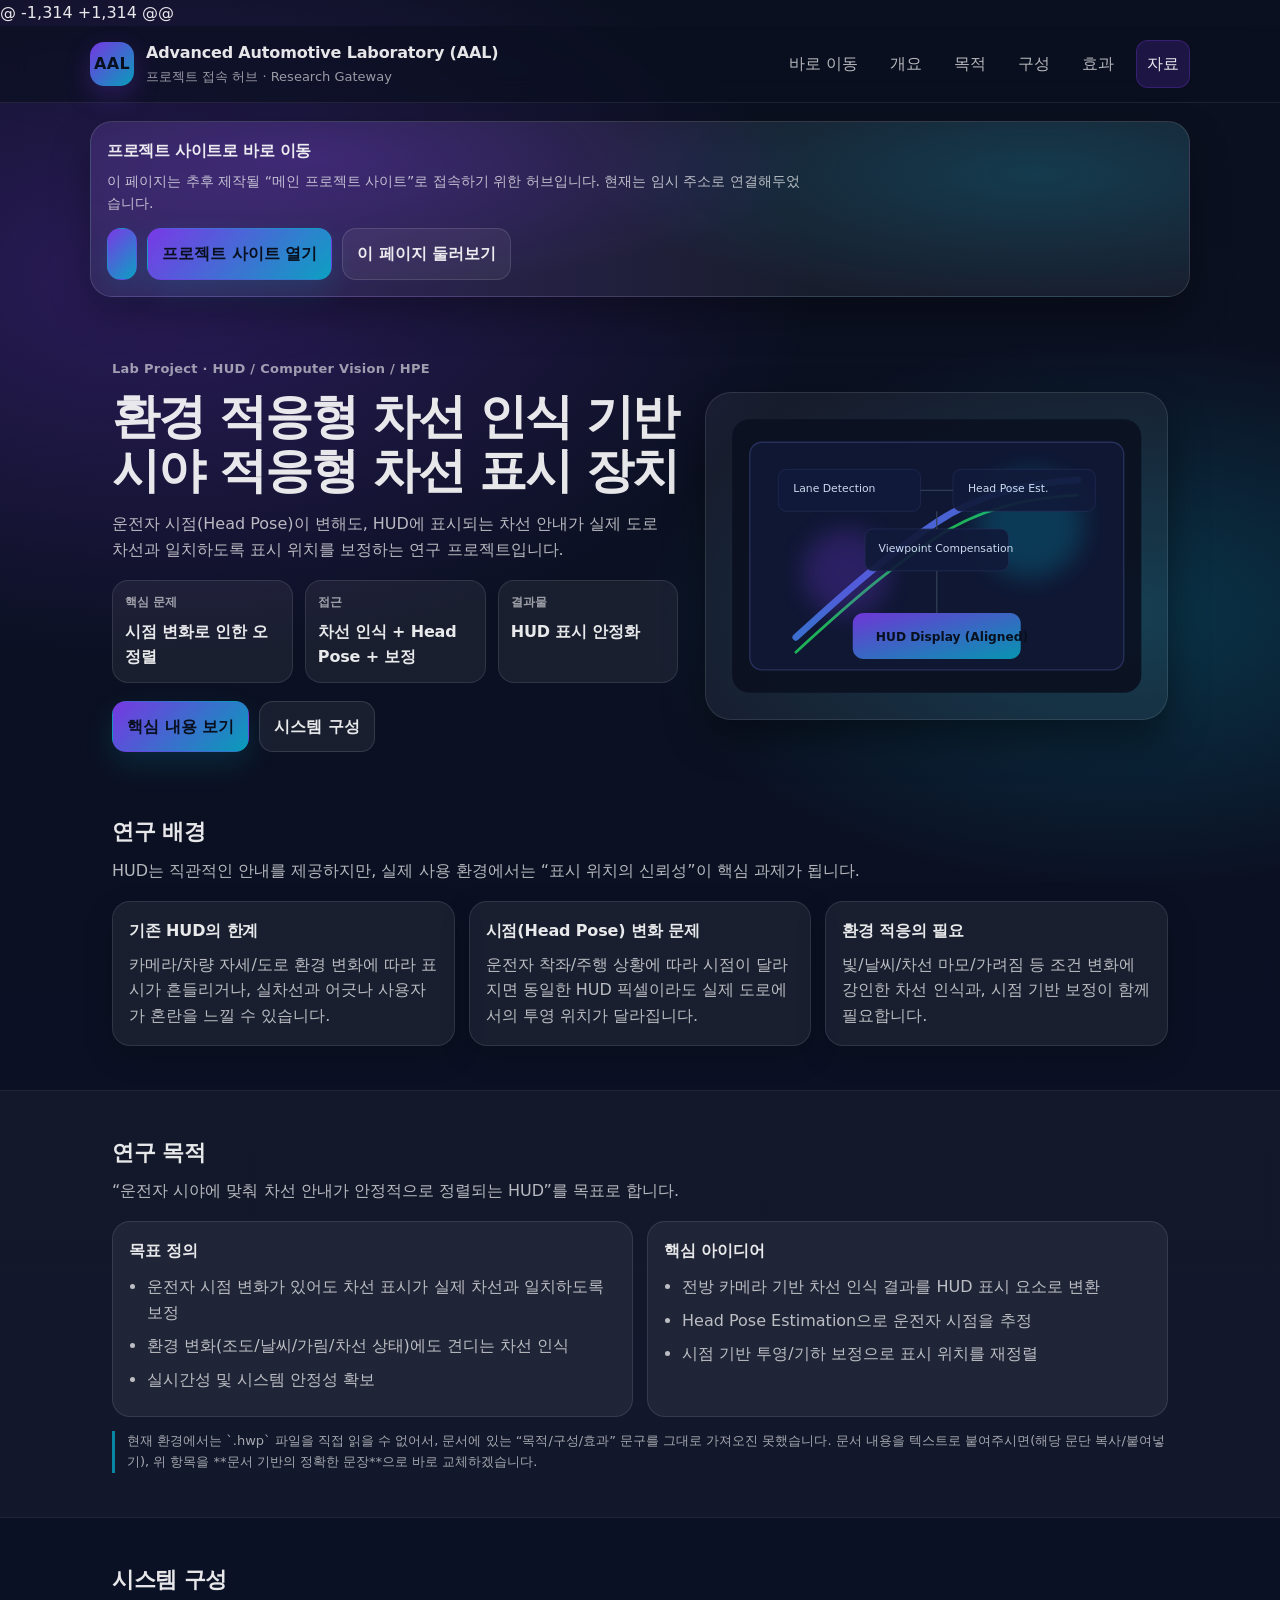
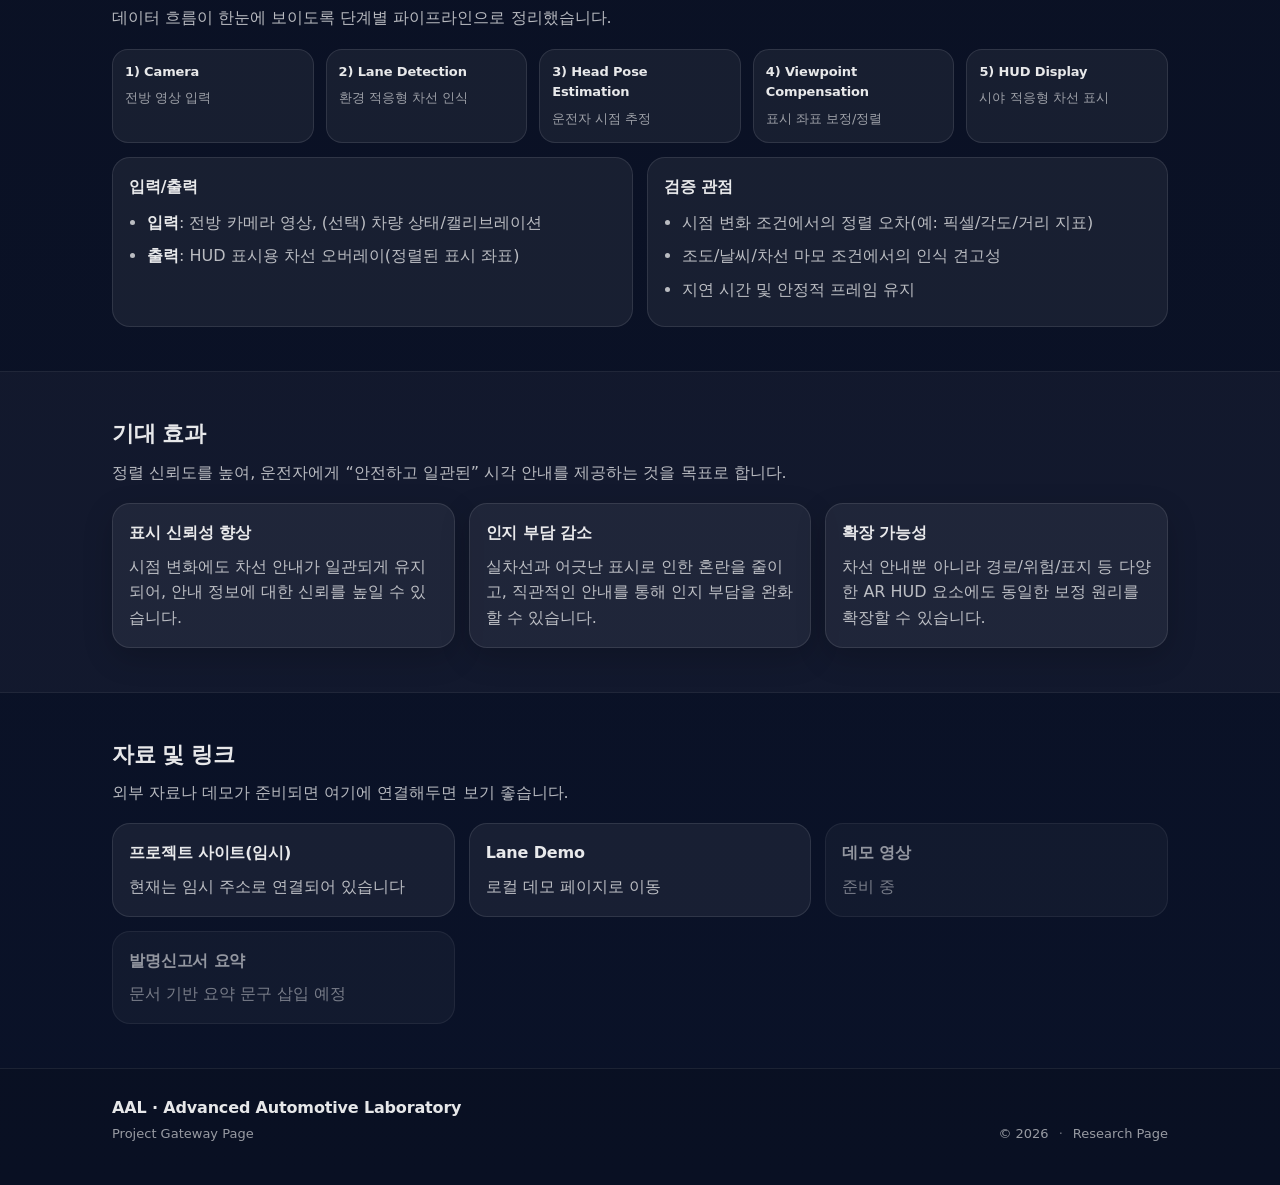
<file: index.html>
@ -1,314 +1,314 @@
<!DOCTYPE html>
<html lang="ko">
<head>
	<meta charset="UTF-8" />
	<meta name="viewport" content="width=device-width, initial-scale=1" />
	<meta name="color-scheme" content="light" />
	<meta name="description" content="환경 적응형 차선 인식 기반, 운전자 시야에 맞춰 HUD 차선 표시를 보정하는 연구 프로젝트 소개." />
	<title>AAL | 시야 적응형 차선 표시 HUD</title>
	<link rel="stylesheet" href="./main.css" />
</head>
<body>
	<a class="skip-link" href="#main">본문 바로가기</a>

	<header class="site-header">
		<div class="wrap header-inner">
			<div class="brand">
				<div class="brand-mark" aria-hidden="true">AAL</div>
				<div class="brand-text">
					<div class="brand-title">Advanced Automotive Laboratory (AAL)</div>
					<div class="brand-subtitle">프로젝트 접속 허브 · Research Gateway</div>
				</div>
			</div>

			<nav class="nav" aria-label="주요 메뉴">
				<a href="#jump">바로 이동</a>
				<a href="#overview">개요</a>
				<a href="#objective">목적</a>
				<a href="#architecture">구성</a>
				<a href="#effects">효과</a>
				<a class="nav-cta" href="#links">자료</a>
			</nav>
		</div>
	</header>

	<main id="main">
		<section class="jump" id="jump" aria-label="프로젝트 사이트로 바로 이동">
			<div class="wrap jump-inner">
				<div class="jump-copy">
					<div class="jump-title">프로젝트 사이트로 바로 이동</div>
					<div class="jump-desc">
						이 페이지는 추후 제작될 “메인 프로젝트 사이트”로 접속하기 위한 허브입니다.
						현재는 임시 주소로 연결해두었습니다.
					</div>
				</div>
				<div class="jump-actions">
					<a class="btn btn-primary" href="https://me.mju.ac.kr/me/index.do" target="_blank" rel="noreferrer">
					<a class="btn btn-primary" href="./lane_demo.html">
						프로젝트 사이트 열기
					</a>
					<a class="btn btn-ghost" href="#overview">이 페이지 둘러보기</a>
				</div>
			</div>
		</section>

		<section class="hero" id="overview">
			<div class="wrap hero-grid">
				<div class="hero-copy">
					<p class="eyebrow">Lab Project · HUD / Computer Vision / HPE</p>
					<h1>환경 적응형 차선 인식 기반<br />시야 적응형 차선 표시 장치</h1>
					<p class="lead">
						운전자 시점(Head Pose)이 변해도, HUD에 표시되는 차선 안내가 실제 도로 차선과 일치하도록
						표시 위치를 보정하는 연구 프로젝트입니다.
					</p>

					<div class="hero-metrics" role="list">
						<div class="metric" role="listitem">
							<div class="metric-k">핵심 문제</div>
							<div class="metric-v">시점 변화로 인한 오정렬</div>
						</div>
						<div class="metric" role="listitem">
							<div class="metric-k">접근</div>
							<div class="metric-v">차선 인식 + Head Pose + 보정</div>
						</div>
						<div class="metric" role="listitem">
							<div class="metric-k">결과물</div>
							<div class="metric-v">HUD 표시 안정화</div>
						</div>
					</div>

					<div class="hero-actions">
						<a class="btn btn-primary" href="#objective">핵심 내용 보기</a>
						<a class="btn btn-ghost" href="#architecture">시스템 구성</a>
					</div>
				</div>

				<div class="hero-visual" aria-hidden="true">
					<svg class="hero-svg" viewBox="0 0 640 440" xmlns="http://www.w3.org/2000/svg">
						<defs>
							<linearGradient id="g" x1="0" y1="0" x2="1" y2="1">
								<stop offset="0" stop-color="#7c3aed" stop-opacity="0.95" />
								<stop offset="1" stop-color="#06b6d4" stop-opacity="0.85" />
							</linearGradient>
							<filter id="blur" x="-20%" y="-20%" width="140%" height="140%">
								<feGaussianBlur stdDeviation="18" />
							</filter>
						</defs>

						<rect x="18" y="18" width="604" height="404" rx="26" fill="#0b1020" opacity="0.9" />
						<rect x="44" y="52" width="552" height="336" rx="18" fill="#0f1733" stroke="#27305a" stroke-width="2" />

						<path d="M112 340 C 210 250, 260 210, 320 170 C 380 130, 448 112, 528 108"
							  stroke="url(#g)" stroke-width="10" fill="none" stroke-linecap="round" />
						<path d="M112 362 C 210 272, 260 232, 320 192 C 380 152, 448 134, 528 130"
							  stroke="#22c55e" stroke-width="4" fill="none" stroke-linecap="round" opacity="0.9" />

						<circle cx="186" cy="244" r="64" fill="#7c3aed" opacity="0.25" filter="url(#blur)" />
						<circle cx="458" cy="174" r="78" fill="#06b6d4" opacity="0.22" filter="url(#blur)" />

						<g opacity="0.92">
							<rect x="86" y="92" width="210" height="62" rx="12" fill="#111a3a" stroke="#26305d" />
							<text x="108" y="126" fill="#dbeafe" font-size="16" font-family="ui-sans-serif, system-ui">
								Lane Detection
							</text>

							<rect x="344" y="92" width="210" height="62" rx="12" fill="#111a3a" stroke="#26305d" />
							<text x="366" y="126" fill="#dbeafe" font-size="16" font-family="ui-sans-serif, system-ui">
								Head Pose Est.
							</text>

							<rect x="214" y="180" width="212" height="62" rx="12" fill="#111a3a" stroke="#26305d" />
							<text x="234" y="214" fill="#dbeafe" font-size="16" font-family="ui-sans-serif, system-ui">
								Viewpoint Compensation
							</text>
						</g>

						<g stroke="#334155" stroke-width="2" opacity="0.9">
							<line x1="296" y1="123" x2="344" y2="123" />
							<line x1="320" y1="154" x2="320" y2="180" />
							<line x1="320" y1="242" x2="320" y2="304" />
						</g>

						<rect x="196" y="304" width="248" height="68" rx="16" fill="url(#g)" opacity="0.92" />
						<text x="230" y="346" fill="#08101f" font-size="18" font-weight="700" font-family="ui-sans-serif, system-ui">
							HUD Display (Aligned)
						</text>
					</svg>
				</div>
			</div>
		</section>

		<section class="section">
			<div class="wrap">
				<div class="section-head">
					<h2>연구 배경</h2>
					<p>HUD는 직관적인 안내를 제공하지만, 실제 사용 환경에서는 “표시 위치의 신뢰성”이 핵심 과제가 됩니다.</p>
				</div>

				<div class="cards">
					<article class="card">
						<h3>기존 HUD의 한계</h3>
						<p>카메라/차량 자세/도로 환경 변화에 따라 표시가 흔들리거나, 실차선과 어긋나 사용자가 혼란을 느낄 수 있습니다.</p>
					</article>
					<article class="card">
						<h3>시점(Head Pose) 변화 문제</h3>
						<p>운전자 착좌/주행 상황에 따라 시점이 달라지면 동일한 HUD 픽셀이라도 실제 도로에서의 투영 위치가 달라집니다.</p>
					</article>
					<article class="card">
						<h3>환경 적응의 필요</h3>
						<p>빛/날씨/차선 마모/가려짐 등 조건 변화에 강인한 차선 인식과, 시점 기반 보정이 함께 필요합니다.</p>
					</article>
				</div>
			</div>
		</section>

		<section class="section section-alt" id="objective">
			<div class="wrap">
				<div class="section-head">
					<h2>연구 목적</h2>
					<p>“운전자 시야에 맞춰 차선 안내가 안정적으로 정렬되는 HUD”를 목표로 합니다.</p>
				</div>

				<div class="grid-2">
					<div class="panel">
						<h3>목표 정의</h3>
						<ul class="list">
							<li>운전자 시점 변화가 있어도 차선 표시가 실제 차선과 일치하도록 보정</li>
							<li>환경 변화(조도/날씨/가림/차선 상태)에도 견디는 차선 인식</li>
							<li>실시간성 및 시스템 안정성 확보</li>
						</ul>
					</div>
					<div class="panel">
						<h3>핵심 아이디어</h3>
						<ul class="list">
							<li>전방 카메라 기반 차선 인식 결과를 HUD 표시 요소로 변환</li>
							<li>Head Pose Estimation으로 운전자 시점을 추정</li>
							<li>시점 기반 투영/기하 보정으로 표시 위치를 재정렬</li>
						</ul>
					</div>
				</div>

				<p class="note">
					현재 환경에서는 `.hwp` 파일을 직접 읽을 수 없어서, 문서에 있는 “목적/구성/효과” 문구를 그대로 가져오진 못했습니다.
					문서 내용을 텍스트로 붙여주시면(해당 문단 복사/붙여넣기), 위 항목을 **문서 기반의 정확한 문장**으로 바로 교체하겠습니다.
				</p>
			</div>
		</section>

		<section class="section" id="architecture">
			<div class="wrap">
				<div class="section-head">
					<h2>시스템 구성</h2>
					<p>데이터 흐름이 한눈에 보이도록 단계별 파이프라인으로 정리했습니다.</p>
				</div>

				<div class="pipeline" role="list">
					<div class="step" role="listitem">
						<div class="step-title">1) Camera</div>
						<div class="step-desc">전방 영상 입력</div>
					</div>
					<div class="step" role="listitem">
						<div class="step-title">2) Lane Detection</div>
						<div class="step-desc">환경 적응형 차선 인식</div>
					</div>
					<div class="step" role="listitem">
						<div class="step-title">3) Head Pose Estimation</div>
						<div class="step-desc">운전자 시점 추정</div>
					</div>
					<div class="step" role="listitem">
						<div class="step-title">4) Viewpoint Compensation</div>
						<div class="step-desc">표시 좌표 보정/정렬</div>
					</div>
					<div class="step" role="listitem">
						<div class="step-title">5) HUD Display</div>
						<div class="step-desc">시야 적응형 차선 표시</div>
					</div>
				</div>

				<div class="grid-2">
					<div class="panel">
						<h3>입력/출력</h3>
						<ul class="list">
							<li><b>입력</b>: 전방 카메라 영상, (선택) 차량 상태/캘리브레이션</li>
							<li><b>출력</b>: HUD 표시용 차선 오버레이(정렬된 표시 좌표)</li>
						</ul>
					</div>
					<div class="panel">
						<h3>검증 관점</h3>
						<ul class="list">
							<li>시점 변화 조건에서의 정렬 오차(예: 픽셀/각도/거리 지표)</li>
							<li>조도/날씨/차선 마모 조건에서의 인식 견고성</li>
							<li>지연 시간 및 안정적 프레임 유지</li>
						</ul>
					</div>
				</div>
			</div>
		</section>

		<section class="section section-alt" id="effects">
			<div class="wrap">
				<div class="section-head">
					<h2>기대 효과</h2>
					<p>정렬 신뢰도를 높여, 운전자에게 “안전하고 일관된” 시각 안내를 제공하는 것을 목표로 합니다.</p>
				</div>

				<div class="cards">
					<article class="card">
						<h3>표시 신뢰성 향상</h3>
						<p>시점 변화에도 차선 안내가 일관되게 유지되어, 안내 정보에 대한 신뢰를 높일 수 있습니다.</p>
					</article>
					<article class="card">
						<h3>인지 부담 감소</h3>
						<p>실차선과 어긋난 표시로 인한 혼란을 줄이고, 직관적인 안내를 통해 인지 부담을 완화할 수 있습니다.</p>
					</article>
					<article class="card">
						<h3>확장 가능성</h3>
						<p>차선 안내뿐 아니라 경로/위험/표지 등 다양한 AR HUD 요소에도 동일한 보정 원리를 확장할 수 있습니다.</p>
					</article>
				</div>
			</div>
		</section>

		<section class="section" id="links">
			<div class="wrap">
				<div class="section-head">
					<h2>자료 및 링크</h2>
					<p>외부 자료나 데모가 준비되면 여기에 연결해두면 보기 좋습니다.</p>
				</div>

				<div class="link-grid">
					<a class="link-card" href="https://me.mju.ac.kr/me/index.do" target="_blank" rel="noreferrer">
						<div class="link-title">프로젝트 사이트(임시)</div>
						<div class="link-desc">현재는 임시 주소로 연결되어 있습니다</div>
					<a class="link-card" href="./lane_demo.html">
						<div class="link-title">Lane Demo</div>
						<div class="link-desc">로컬 데모 페이지로 이동</div>
					</a>
					<div class="link-card is-disabled" aria-disabled="true">
						<div class="link-title">데모 영상</div>
						<div class="link-desc">준비 중</div>
					</div>
					<div class="link-card is-disabled" aria-disabled="true">
						<div class="link-title">발명신고서 요약</div>
						<div class="link-desc">문서 기반 요약 문구 삽입 예정</div>
					</div>
				</div>
			</div>
		</section>
	</main>

	<footer class="site-footer">
		<div class="wrap footer-inner">
			<div>
				<div class="footer-title">AAL · Advanced Automotive Laboratory</div>
				<div class="footer-sub">Project Gateway Page</div>
			</div>
			<div class="footer-meta">
				<span>© <span id="year"></span></span>
				<span class="dot" aria-hidden="true">·</span>
				<span>Research Page</span>
			</div>
		</div>
	</footer>

	<script>
		document.getElementById('year').textContent = String(new Date().getFullYear());
	</script>
</body>
</html>
</file>
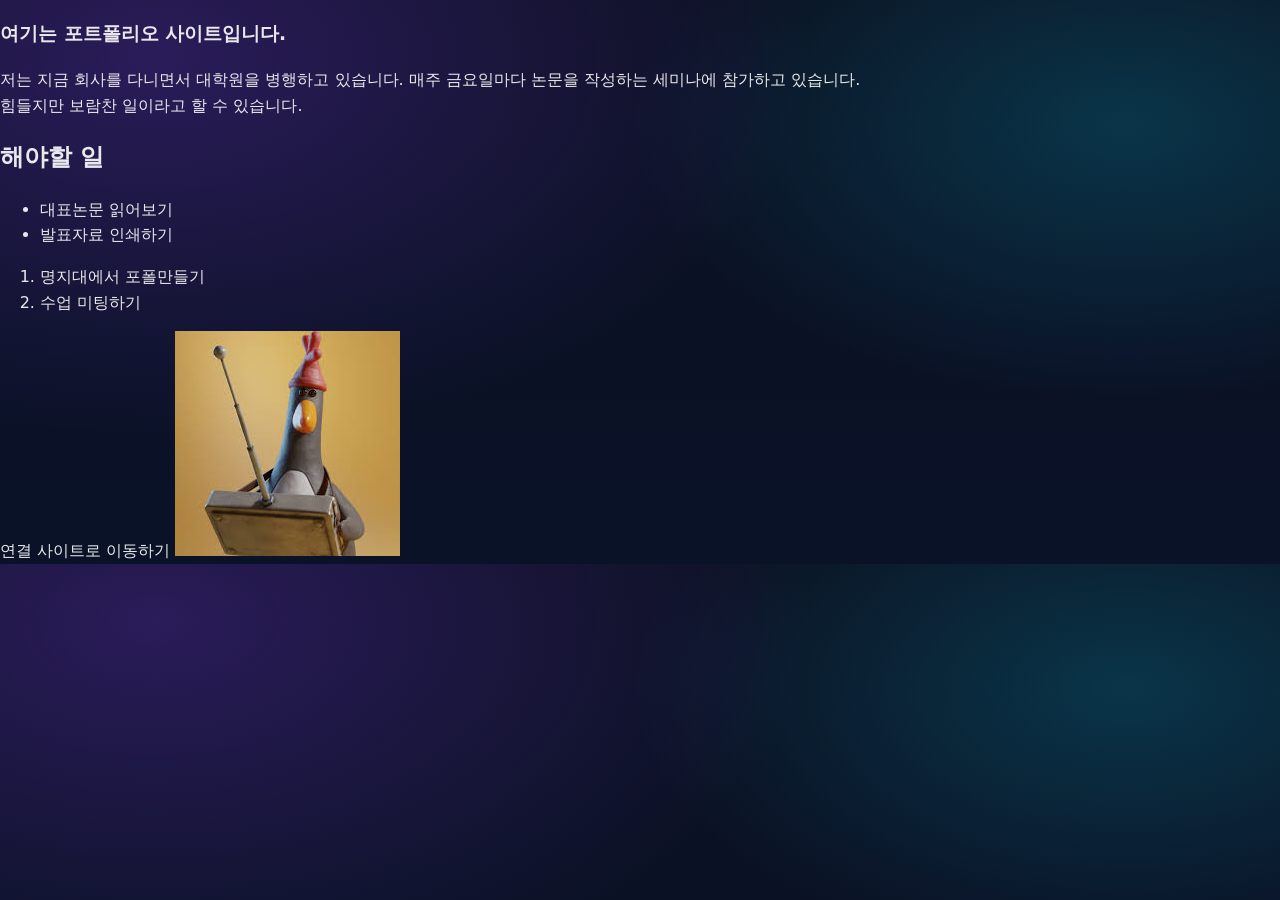
<file: index.html.html>
<!DOCTYPE html>
<html lang='ko'>
<head>
	<meta charset='UTF-8'>
	<title>박정은의 포트폴리오</title>
	<link rel='stylesheet' href='./main.css' > 
</head>
<body>
	<div class='container'>
	<h3>여기는 포트폴리오 사이트입니다.</h3>	
	<p> 저는 지금 회사를 다니면서 대학원을 병행하고 있습니다. 매주 금요일마다 논문을 작성하는 세미나에 참가하고 있습니다. <br>
	힘들지만 보람찬 일이라고 할 수 있습니다.</p>
	</div>

	<div>
	<h2>해야할 일</h2>
	<ul>
		<li>대표논문 읽어보기</li>
		<li>발표자료 인쇄하기</li>
	</ul>
	<ol>
		<li>명지대에서 포폴만들기</li>
		<li>수업 미팅하기</li>
	</ol>
	</div>

	<div>
	<a href='https://www.naver.com/'> 연결 사이트로 이동하기 </a>

	<img src='./image/profile.jpg'  alt='대표이미지사진'>
	</div>

</body>
</file>
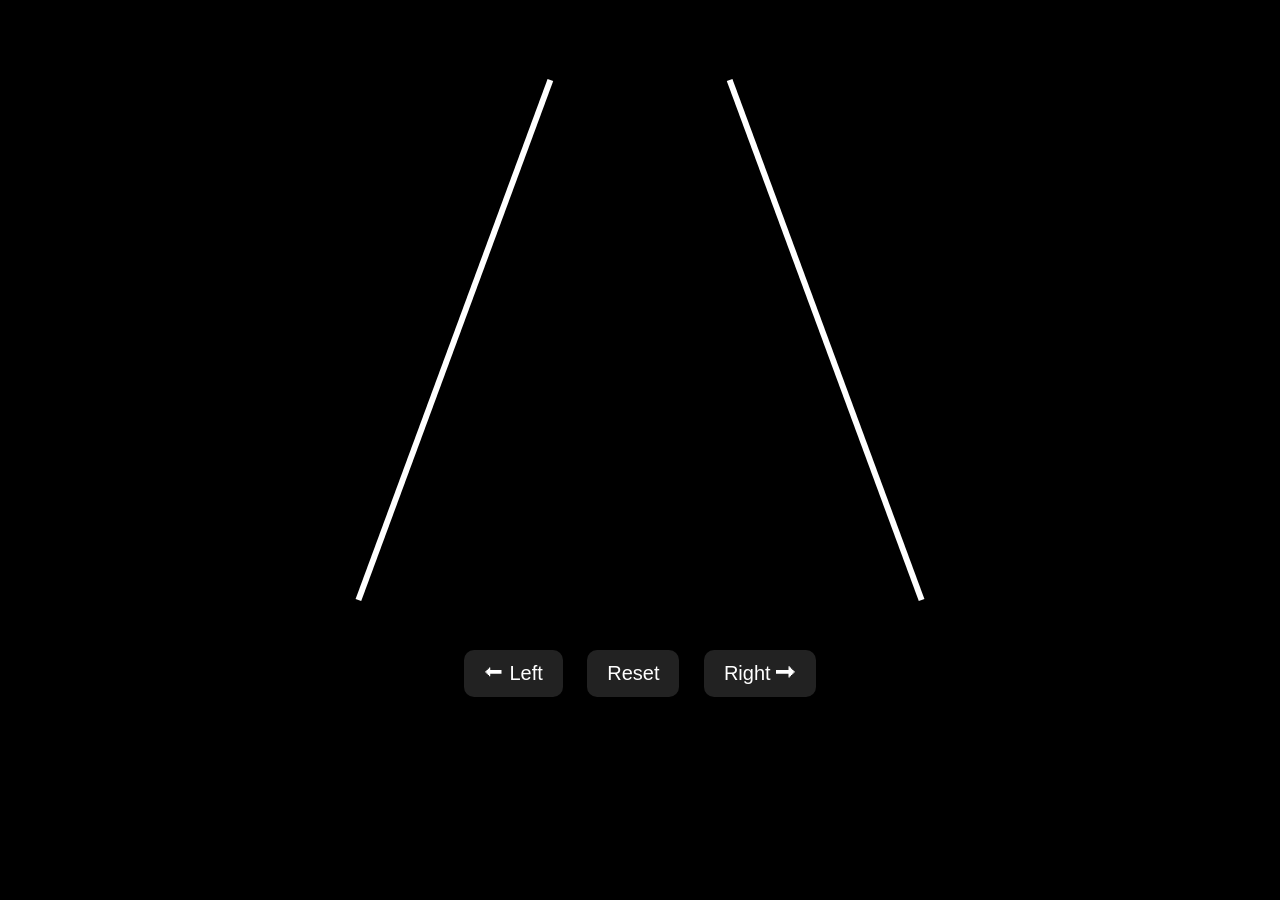
<file: lane_demo.html>
<!DOCTYPE html>
<html lang="ko">
<head>
  <meta charset="utf-8">
  <meta name="viewport" content="width=device-width, initial-scale=1.0">
  <title>Lane Demo</title>
  <style>
    body {
      margin: 0;
      background: black;
      color: white;
      text-align: center;
      font-family: Arial, sans-serif;
    }

    canvas {
      display: block;
      margin: 0 auto;
      background: black;
      width: 100vw;
      height: 70vh;
    }

    .controls {
      margin-top: 20px;
    }

    button {
      font-size: 20px;
      padding: 12px 20px;
      margin: 0 10px;
      border: none;
      border-radius: 10px;
      background: #222;
      color: white;
    }
  </style>
</head>
<body>
  <canvas id="canvas"></canvas>

  <div class="controls">
    <button onclick="moveLeft()">⬅ Left</button>
    <button onclick="resetLane()">Reset</button>
    <button onclick="moveRight()">Right ➡</button>
  </div>

  <script>
    const canvas = document.getElementById("canvas");
    const ctx = canvas.getContext("2d");

    let W, H;
    let topShift = 0;
    const step = 18;
    const maxShift = 180;

    function resizeCanvas() {
      W = canvas.width = window.innerWidth;
      H = canvas.height = Math.floor(window.innerHeight * 0.7);
      drawLane();
    }

    function drawLane() {
      ctx.clearRect(0, 0, W, H);

      const bottomY = H - 30;
      const topY = 80;

      const leftBottomX = W * 0.28;
      const rightBottomX = W * 0.72;

      const leftTopBase = W * 0.43;
      const rightTopBase = W * 0.57;

      const leftTopX = leftTopBase + topShift;
      const rightTopX = rightTopBase + topShift;

      ctx.strokeStyle = "white";
      ctx.lineWidth = 6;

      ctx.beginPath();
      ctx.moveTo(leftBottomX, bottomY);
      ctx.lineTo(leftTopX, topY);
      ctx.stroke();

      ctx.beginPath();
      ctx.moveTo(rightBottomX, bottomY);
      ctx.lineTo(rightTopX, topY);
      ctx.stroke();
    }

    function moveLeft() {
      topShift = Math.max(topShift - step, -maxShift);
      drawLane();
    }

    function moveRight() {
      topShift = Math.min(topShift + step, maxShift);
      drawLane();
    }

    function resetLane() {
      topShift = 0;
      drawLane();
    }

    window.addEventListener("resize", resizeCanvas);
    resizeCanvas();
  </script>
</body>
</html>
</file>
<file: main.css>
:root{
	--bg: #0b1020;
	--bg2: #0a1228;
	--surface: rgba(255, 255, 255, 0.06);
	--surface2: rgba(255, 255, 255, 0.085);
	--border: rgba(255, 255, 255, 0.12);
	--text: rgba(255, 255, 255, 0.9);
	--muted: rgba(255, 255, 255, 0.7);
	--muted2: rgba(255, 255, 255, 0.58);
	--shadow: 0 18px 40px rgba(0,0,0,0.45);
	--primary: #7c3aed;
	--accent: #06b6d4;
	--success: #22c55e;
	--radius: 18px;
	--max: 1100px;
}

*{ box-sizing: border-box; }
html{ scroll-behavior: smooth; }
body{
	margin: 0;
	color: var(--text);
	background:
		radial-gradient(1200px 700px at 12% 10%, rgba(124, 58, 237, 0.28), transparent 55%),
		radial-gradient(900px 500px at 88% 22%, rgba(6, 182, 212, 0.22), transparent 55%),
		linear-gradient(180deg, var(--bg), var(--bg2));
	font-family: ui-sans-serif, system-ui, -apple-system, "Segoe UI", Roboto, "Noto Sans KR", "Apple SD Gothic Neo", "Malgun Gothic", Arial, sans-serif;
	line-height: 1.6;
	-webkit-font-smoothing: antialiased;
	-moz-osx-font-smoothing: grayscale;
}

a{ color: inherit; text-decoration: none; }
a:hover{ text-decoration: none; }

.wrap{
	max-width: var(--max);
	margin: 0 auto;
	padding: 0 22px;
}

.skip-link{
	position: absolute;
	left: 12px;
	top: -60px;
	padding: 10px 12px;
	border-radius: 12px;
	background: rgba(255, 255, 255, 0.14);
	border: 1px solid var(--border);
	backdrop-filter: blur(10px);
	color: var(--text);
	transition: top 160ms ease;
	z-index: 50;
}
.skip-link:focus{ top: 12px; outline: none; }

.site-header{
	position: sticky;
	top: 0;
	z-index: 40;
	background: rgba(11, 16, 32, 0.62);
	backdrop-filter: blur(14px);
	border-bottom: 1px solid rgba(255, 255, 255, 0.08);
}
.header-inner{
	display: flex;
	align-items: center;
	justify-content: space-between;
	gap: 18px;
	padding: 14px 0;
}
.brand{
	display: flex;
	align-items: center;
	gap: 12px;
	min-width: 260px;
}
.brand-mark{
	width: 44px;
	height: 44px;
	display: grid;
	place-items: center;
	border-radius: 14px;
	background: linear-gradient(135deg, rgba(124,58,237,0.95), rgba(6,182,212,0.85));
	color: #08101f;
	font-weight: 900;
	letter-spacing: 0.02em;
	box-shadow: 0 10px 26px rgba(124, 58, 237, 0.25);
}
.brand-title{
	font-weight: 800;
	letter-spacing: -0.01em;
}
.brand-subtitle{
	color: var(--muted2);
	font-size: 13px;
	margin-top: 2px;
}

.nav{
	display: flex;
	align-items: center;
	gap: 12px;
	flex-wrap: wrap;
	justify-content: flex-end;
}
.nav a{
	padding: 10px 10px;
	border-radius: 12px;
	color: var(--muted);
	transition: background 160ms ease, color 160ms ease;
}
.nav a:hover{
	background: rgba(255,255,255,0.08);
	color: var(--text);
}
.nav-cta{
	background: rgba(124,58,237,0.18);
	border: 1px solid rgba(124,58,237,0.28);
	color: rgba(255,255,255,0.9) !important;
}
.nav-cta:hover{
	background: rgba(124,58,237,0.24) !important;
}

.hero{
	padding: 54px 0 18px;
}

.jump{
	padding: 18px 0 8px;
}
.jump-inner{
	display: flex;
	align-items: center;
	justify-content: space-between;
	gap: 14px;
	flex-wrap: wrap;
	padding: 16px 16px;
	border-radius: 22px;
	border: 1px solid rgba(255,255,255,0.12);
	background:
		radial-gradient(900px 240px at 20% 20%, rgba(124, 58, 237, 0.25), transparent 55%),
		radial-gradient(800px 240px at 86% 30%, rgba(6, 182, 212, 0.20), transparent 55%),
		rgba(255,255,255,0.055);
	box-shadow: 0 18px 40px rgba(0,0,0,0.32);
}
.jump-title{
	font-weight: 900;
	letter-spacing: -0.02em;
}
.jump-desc{
	margin-top: 6px;
	color: var(--muted);
	max-width: 78ch;
	font-size: 14px;
}
.jump-actions{
	display: flex;
	gap: 10px;
	flex-wrap: wrap;
}
.hero-grid{
	display: grid;
	grid-template-columns: 1.1fr 0.9fr;
	gap: 26px;
	align-items: center;
}
.eyebrow{
	color: var(--muted2);
	font-weight: 600;
	letter-spacing: 0.02em;
	font-size: 13px;
	margin: 0 0 10px;
}
.hero h1{
	margin: 0 0 14px;
	letter-spacing: -0.04em;
	line-height: 1.12;
	font-size: clamp(30px, 4.2vw, 48px);
}
.lead{
	color: var(--muted);
	margin: 0 0 18px;
	font-size: 16px;
	max-width: 62ch;
}
.hero-metrics{
	display: grid;
	grid-template-columns: repeat(3, minmax(0, 1fr));
	gap: 12px;
	margin: 18px 0 18px;
}
.metric{
	border: 1px solid rgba(255,255,255,0.10);
	background: rgba(255,255,255,0.06);
	border-radius: 16px;
	padding: 12px 12px;
}
.metric-k{
	color: var(--muted2);
	font-size: 12px;
	font-weight: 700;
}
.metric-v{
	margin-top: 6px;
	font-weight: 750;
	letter-spacing: -0.01em;
}

.hero-actions{
	display: flex;
	gap: 10px;
	flex-wrap: wrap;
	margin-top: 8px;
}
.btn{
	display: inline-flex;
	align-items: center;
	justify-content: center;
	gap: 8px;
	padding: 12px 14px;
	border-radius: 14px;
	font-weight: 750;
	border: 1px solid transparent;
	transition: transform 140ms ease, background 140ms ease, border-color 140ms ease;
}
.btn:active{ transform: translateY(1px); }
.btn-primary{
	background: linear-gradient(135deg, rgba(124,58,237,0.95), rgba(6,182,212,0.85));
	color: #08101f;
	box-shadow: 0 12px 30px rgba(6,182,212,0.14);
}
.btn-primary:hover{ filter: brightness(1.03); }
.btn-ghost{
	background: rgba(255,255,255,0.06);
	border-color: rgba(255,255,255,0.12);
	color: var(--text);
}
.btn-ghost:hover{ background: rgba(255,255,255,0.085); }

.hero-visual{
	border: 1px solid rgba(255,255,255,0.10);
	background: rgba(255,255,255,0.05);
	border-radius: 26px;
	padding: 14px;
	box-shadow: var(--shadow);
}
.hero-svg{ width: 100%; height: auto; display: block; }

.section{
	padding: 44px 0;
}
.section-alt{
	background: rgba(255,255,255,0.03);
	border-top: 1px solid rgba(255,255,255,0.06);
	border-bottom: 1px solid rgba(255,255,255,0.06);
}
.section-head{
	display: grid;
	gap: 8px;
	margin-bottom: 18px;
}
.section-head h2{
	margin: 0;
	letter-spacing: -0.02em;
	font-size: 22px;
}
.section-head p{
	margin: 0;
	color: var(--muted);
	max-width: 80ch;
}

.cards{
	display: grid;
	grid-template-columns: repeat(3, minmax(0, 1fr));
	gap: 14px;
}
.card{
	border-radius: var(--radius);
	border: 1px solid rgba(255,255,255,0.10);
	background: rgba(255,255,255,0.06);
	padding: 16px 16px;
	box-shadow: 0 10px 30px rgba(0,0,0,0.18);
}
.card h3{
	margin: 0 0 8px;
	letter-spacing: -0.01em;
	font-size: 16px;
}
.card p{
	margin: 0;
	color: var(--muted);
}

.grid-2{
	display: grid;
	grid-template-columns: repeat(2, minmax(0, 1fr));
	gap: 14px;
}
.panel{
	border-radius: var(--radius);
	border: 1px solid rgba(255,255,255,0.10);
	background: rgba(255,255,255,0.06);
	padding: 16px 16px;
}
.panel h3{
	margin: 0 0 10px;
	font-size: 16px;
	letter-spacing: -0.01em;
}
.list{
	margin: 0;
	padding: 0 0 0 18px;
	color: var(--muted);
}
.list li{ margin: 8px 0; }
.list b{ color: rgba(255,255,255,0.9); }

.note{
	margin: 14px 0 0;
	color: rgba(255,255,255,0.62);
	font-size: 13px;
	border-left: 3px solid rgba(6,182,212,0.7);
	padding-left: 12px;
}

.pipeline{
	display: grid;
	grid-template-columns: repeat(5, minmax(0, 1fr));
	gap: 12px;
	margin-bottom: 14px;
}
.step{
	border-radius: 16px;
	border: 1px solid rgba(255,255,255,0.10);
	background: rgba(255,255,255,0.055);
	padding: 12px 12px;
	position: relative;
}
.step-title{
	font-weight: 800;
	letter-spacing: -0.01em;
	font-size: 13px;
}
.step-desc{
	color: var(--muted2);
	margin-top: 6px;
	font-size: 13px;
}

.link-grid{
	display: grid;
	grid-template-columns: repeat(3, minmax(0, 1fr));
	gap: 14px;
}
.link-card{
	border-radius: var(--radius);
	border: 1px solid rgba(255,255,255,0.10);
	background: rgba(255,255,255,0.06);
	padding: 16px 16px;
	transition: transform 140ms ease, background 140ms ease, border-color 140ms ease;
}
.link-card:hover{
	transform: translateY(-2px);
	background: rgba(255,255,255,0.085);
	border-color: rgba(255,255,255,0.14);
}
.link-title{
	font-weight: 850;
	letter-spacing: -0.01em;
}
.link-desc{
	margin-top: 8px;
	color: var(--muted);
}
.is-disabled{
	opacity: 0.62;
	cursor: not-allowed;
}
.is-disabled:hover{
	transform: none;
	background: rgba(255,255,255,0.06);
	border-color: rgba(255,255,255,0.10);
}

.site-footer{
	padding: 26px 0 40px;
	border-top: 1px solid rgba(255,255,255,0.08);
	background: rgba(0,0,0,0.12);
}
.footer-inner{
	display: flex;
	justify-content: space-between;
	align-items: flex-end;
	gap: 14px;
	flex-wrap: wrap;
}
.footer-title{
	font-weight: 900;
	letter-spacing: -0.01em;
}
.footer-sub{
	color: var(--muted2);
	margin-top: 4px;
	font-size: 13px;
}
.footer-meta{
	color: var(--muted2);
	font-size: 13px;
	display: flex;
	align-items: center;
	gap: 10px;
}
.dot{ opacity: 0.7; }

@media (max-width: 980px){
	.hero-grid{ grid-template-columns: 1fr; }
	.brand{ min-width: auto; }
	.hero{ padding-top: 36px; }
	.hero-metrics{ grid-template-columns: 1fr; }
	.cards{ grid-template-columns: 1fr; }
	.grid-2{ grid-template-columns: 1fr; }
	.pipeline{ grid-template-columns: 1fr; }
	.link-grid{ grid-template-columns: 1fr; }
}
</file>
